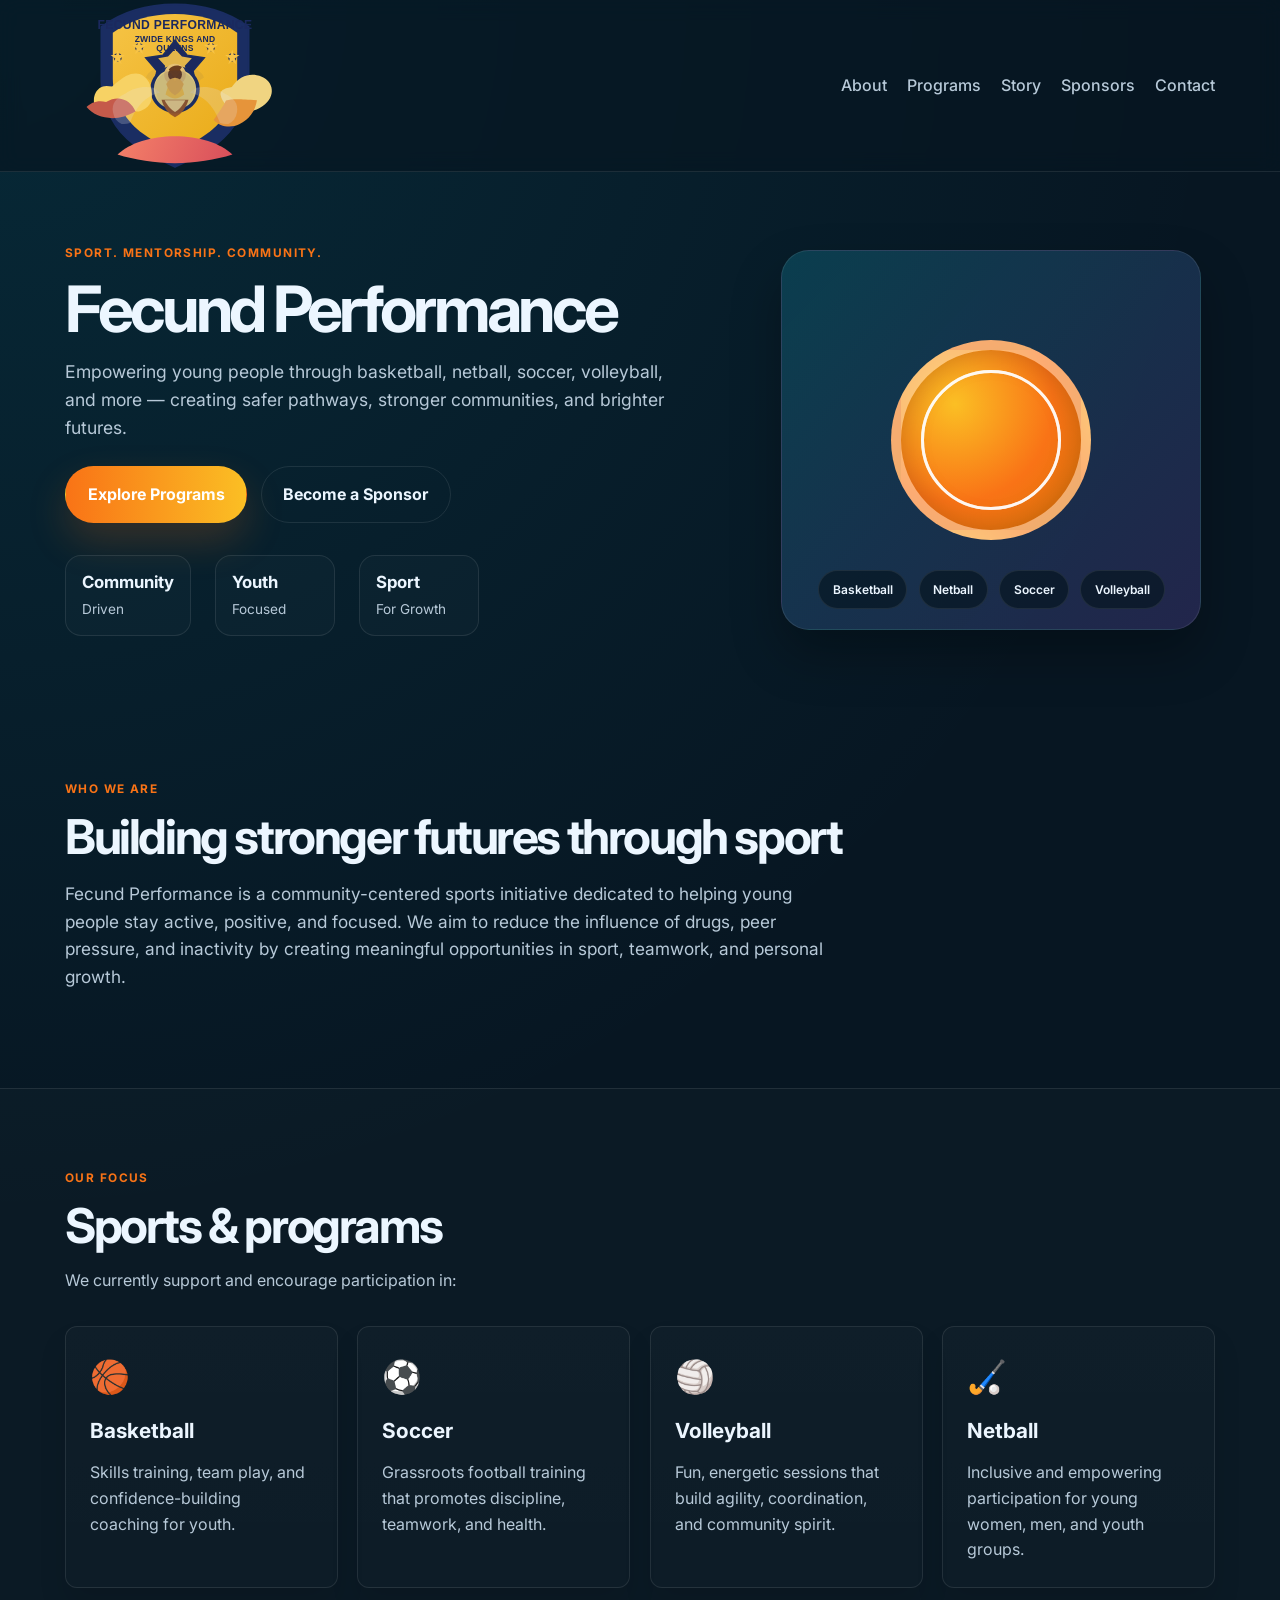
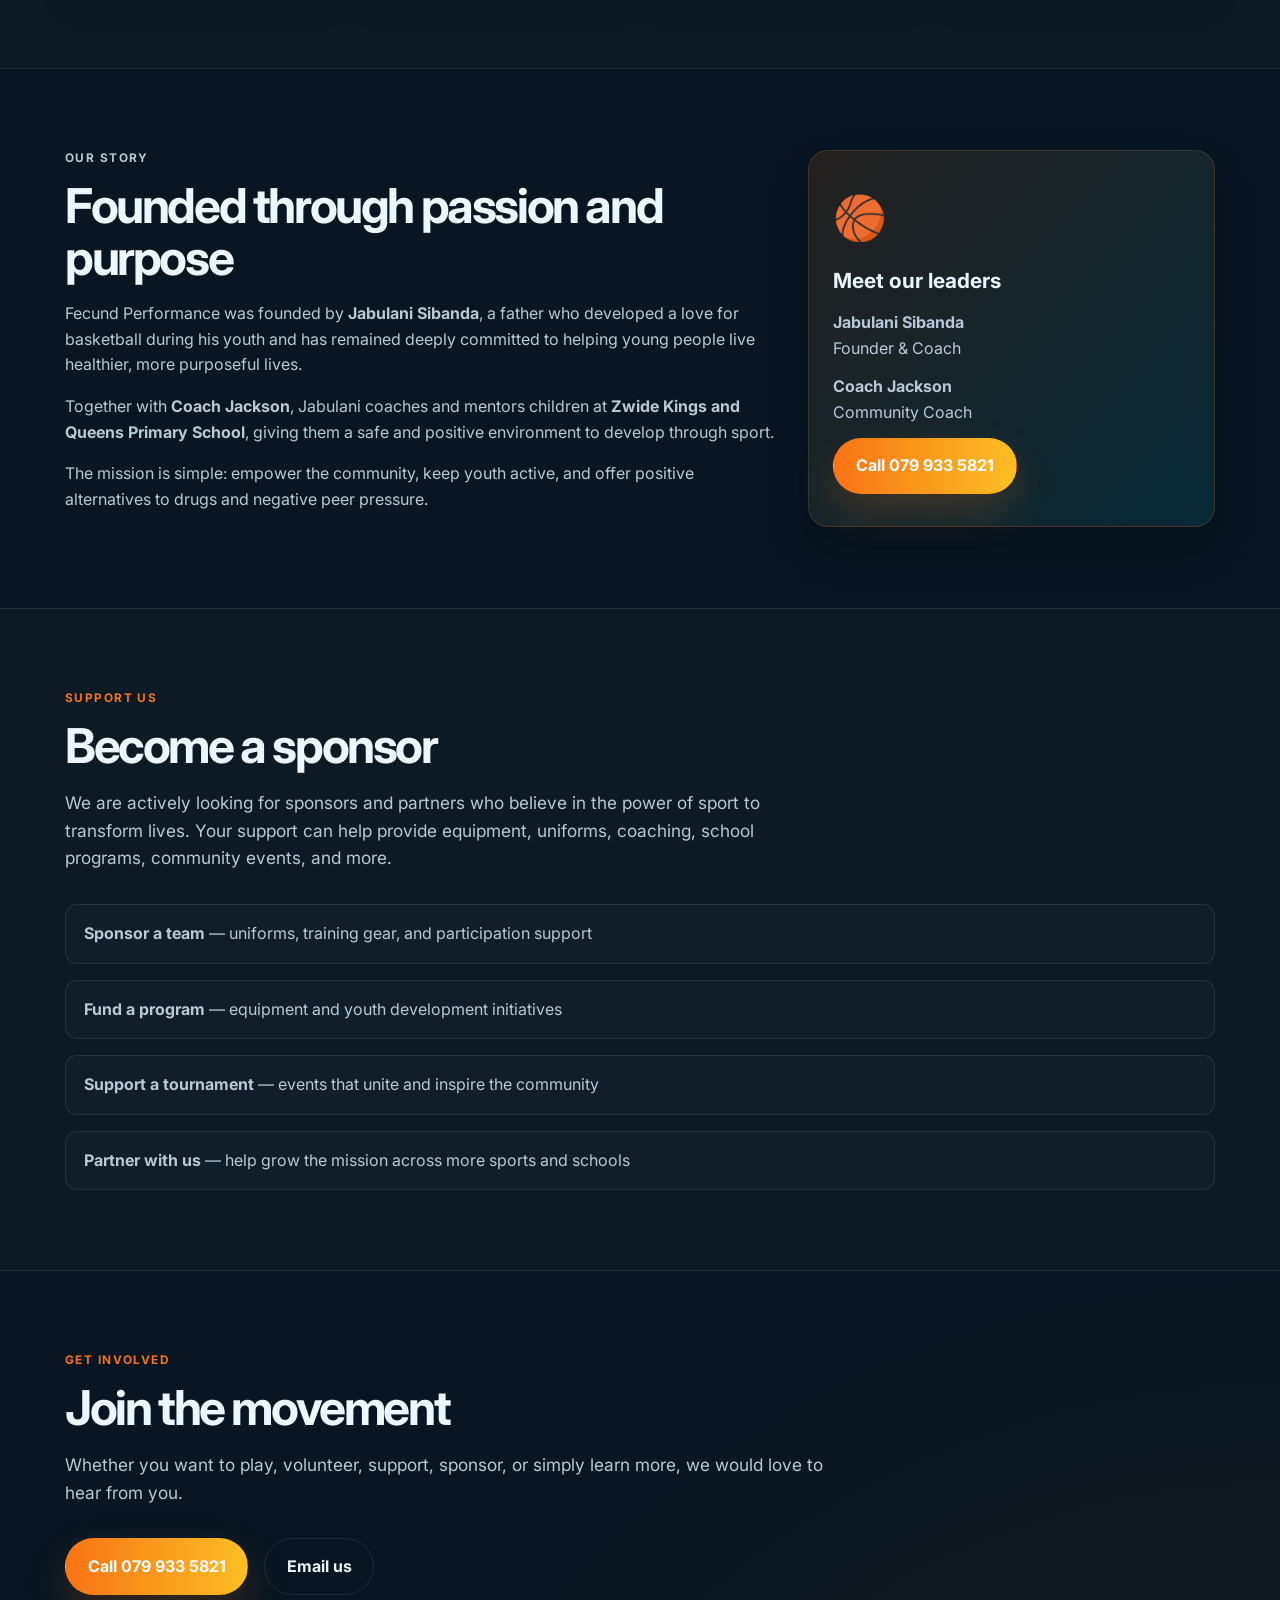
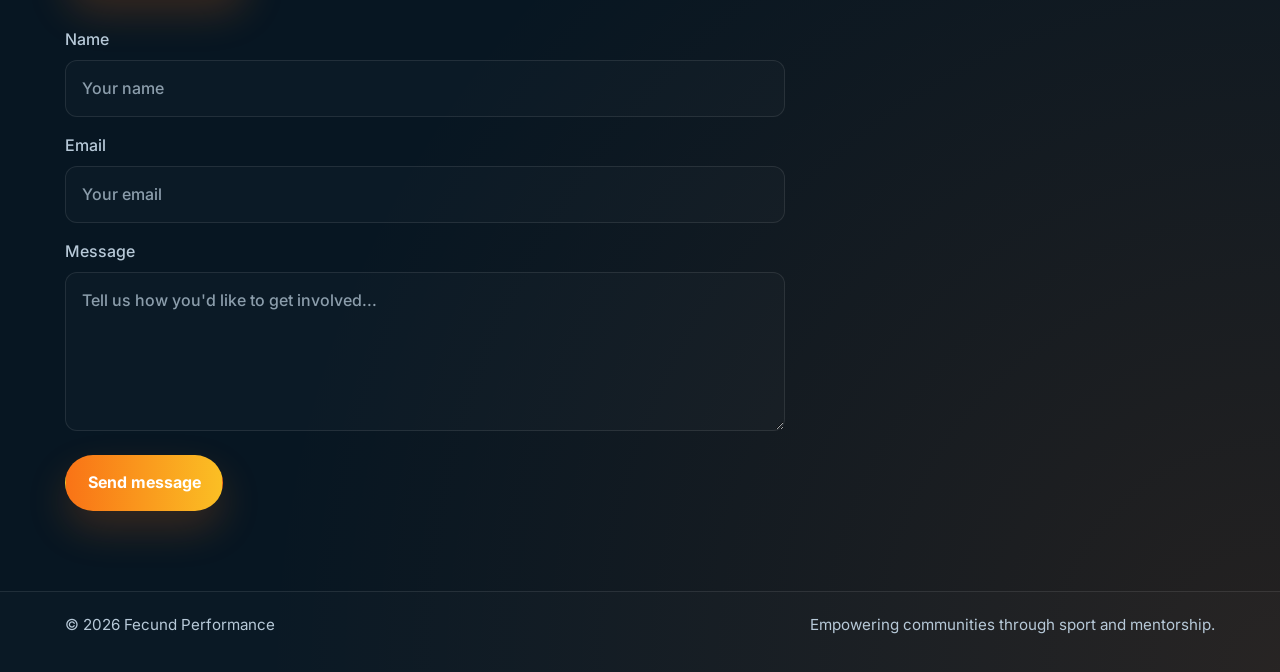
<file: index.html>
<!doctype html>
<html lang="en">
<head>
  <meta charset="utf-8" />
  <meta name="viewport" content="width=device-width,initial-scale=1" />
  <meta name="description" content="Fecund Performance empowers youth through sport, mentorship, and community development." />
  <title>Fecund Performance</title>
  <link rel="preconnect" href="https://fonts.googleapis.com">
  <link rel="preconnect" href="https://fonts.gstatic.com" crossorigin>
  <link href="https://fonts.googleapis.com/css2?family=Inter:wght@300;400;500;600;700;800&display=swap" rel="stylesheet">
  <link rel="stylesheet" href="styles.css">
</head>
<body>
  <header class="site-header">
    <div class="container header-inner">
      <a class="brand" href="#" aria-label="Fecund Performance home">
        <img src="logo.svg" alt="Fecund Performance logo">
      </a>

      <button id="nav-toggle" class="nav-toggle" aria-expanded="false" aria-controls="site-nav">
        Menu
      </button>

      <nav id="site-nav" class="site-nav" aria-label="Main navigation">
        <ul>
          <li><a href="#about">About</a></li>
          <li><a href="#programs">Programs</a></li>
          <li><a href="#story">Story</a></li>
          <li><a href="#sponsors">Sponsors</a></li>
          <li><a href="#contact">Contact</a></li>
        </ul>
      </nav>
    </div>
  </header>

  <main>
    <section class="hero">
      <div class="container hero-inner">
        <div class="hero-copy">
          <p class="eyebrow">Sport. Mentorship. Community.</p>
          <h1>Fecund Performance</h1>
          <p class="tagline">
            Empowering young people through basketball, netball, soccer, volleyball, and more —
            creating safer pathways, stronger communities, and brighter futures.
          </p>

          <div class="hero-ctas">
            <a class="btn primary" href="#programs">Explore Programs</a>
            <a class="btn ghost" href="#sponsors">Become a Sponsor</a>
          </div>

          <div class="hero-stats">
            <div>
              <strong>Community</strong>
              <span>Driven</span>
            </div>
            <div>
              <strong>Youth</strong>
              <span>Focused</span>
            </div>
            <div>
              <strong>Sport</strong>
              <span>For Growth</span>
            </div>
          </div>
        </div>

        <div class="hero-art">
          <div class="art-card">
            <div class="ball-circle"></div>
            <div class="art-badges">
              <span>Basketball</span>
              <span>Netball</span>
              <span>Soccer</span>
              <span>Volleyball</span>
            </div>
          </div>
        </div>
      </div>
    </section>

    <section id="about" class="section">
      <div class="container">
        <p class="eyebrow">Who we are</p>
        <h2>Building stronger futures through sport</h2>
        <p class="lead">
          Fecund Performance is a community-centered sports initiative dedicated to helping young
          people stay active, positive, and focused. We aim to reduce the influence of drugs,
          peer pressure, and inactivity by creating meaningful opportunities in sport, teamwork,
          and personal growth.
        </p>
      </div>
    </section>

    <section id="programs" class="section alt">
      <div class="container">
        <p class="eyebrow">Our focus</p>
        <h2>Sports & programs</h2>
        <p class="section-note">We currently support and encourage participation in:</p>

        <div class="cards">
          <article class="card">
            <div class="card-icon">🏀</div>
            <h3>Basketball</h3>
            <p>Skills training, team play, and confidence-building coaching for youth.</p>
          </article>

          <article class="card">
            <div class="card-icon">⚽</div>
            <h3>Soccer</h3>
            <p>Grassroots football training that promotes discipline, teamwork, and health.</p>
          </article>

          <article class="card">
            <div class="card-icon">🏐</div>
            <h3>Volleyball</h3>
            <p>Fun, energetic sessions that build agility, coordination, and community spirit.</p>
          </article>

          <article class="card">
            <div class="card-icon">🏑</div>
            <h3>Netball</h3>
            <p>Inclusive and empowering participation for young women, men, and youth groups.</p>
          </article>
        </div>
      </div>
    </section>

    <section id="story" class="section">
      <div class="container founder-content">
        <div class="founder-copy">
          <p class="eyebrow">Our story</p>
          <h2>Founded through passion and purpose</h2>
          <p>
            Fecund Performance was founded by <strong>Jabulani Sibanda</strong>, a father who
            developed a love for basketball during his youth and has remained deeply committed
            to helping young people live healthier, more purposeful lives.
          </p>
          <p>
            Together with <strong>Coach Jackson</strong>, Jabulani coaches and mentors children at
            <strong>Zwide Kings and Queens Primary School</strong>, giving them a safe and positive
            environment to develop through sport.
          </p>
          <p>
            The mission is simple: empower the community, keep youth active, and offer positive
            alternatives to drugs and negative peer pressure.
          </p>
        </div>

        <div class="founder-card">
          <span class="founder-icon">🏀</span>
          <h3>Meet our leaders</h3>
          <p><strong>Jabulani Sibanda</strong><br>Founder & Coach</p>
          <p><strong>Coach Jackson</strong><br>Community Coach</p>
          <a class="btn primary" href="tel:0799335821">Call 079 933 5821</a>
        </div>
      </div>
    </section>

    <section id="sponsors" class="section alt">
      <div class="container">
        <p class="eyebrow">Support us</p>
        <h2>Become a sponsor</h2>
        <p class="lead">
          We are actively looking for sponsors and partners who believe in the power of sport
          to transform lives. Your support can help provide equipment, uniforms, coaching,
          school programs, community events, and more.
        </p>

        <ul class="sponsor-list">
          <li><strong>Sponsor a team</strong> — uniforms, training gear, and participation support</li>
          <li><strong>Fund a program</strong> — equipment and youth development initiatives</li>
          <li><strong>Support a tournament</strong> — events that unite and inspire the community</li>
          <li><strong>Partner with us</strong> — help grow the mission across more sports and schools</li>
        </ul>
      </div>
    </section>

    <section id="contact" class="section">
      <div class="container">
        <p class="eyebrow">Get involved</p>
        <h2>Join the movement</h2>
        <p class="lead">
          Whether you want to play, volunteer, support, sponsor, or simply learn more,
          we would love to hear from you.
        </p>

        <div class="contact-actions">
          <a class="btn primary" href="tel:0799335821">Call 079 933 5821</a>
          <a class="btn ghost" href="mailto:hello@fecundperformance.org">Email us</a>
        </div>

        <form id="contact-form" class="contact-form" method="POST" action="https://formspree.io/f/your-form-id">
          <label>
            Name
            <input type="text" name="name" placeholder="Your name" required>
          </label>

          <label>
            Email
            <input type="email" name="email" placeholder="Your email" required>
          </label>

          <label>
            Message
            <textarea name="message" rows="5" placeholder="Tell us how you'd like to get involved..." required></textarea>
          </label>

          <button class="btn primary" type="submit">Send message</button>
        </form>
      </div>
    </section>
  </main>

  <footer class="site-footer">
    <div class="container footer-inner">
      <p>© <span id="year"></span> Fecund Performance</p>
      <p>Empowering communities through sport and mentorship.</p>
    </div>
  </footer>

  <script src="script.js"></script>
</body>
</html>
</file>
<file: styles.css>
:root {
  --bg: #071622;
  --bg-soft: #0b1f2d;
  --panel: rgba(255, 255, 255, 0.03);
  --panel-strong: rgba(255, 255, 255, 0.05);
  --text: #ecf6ff;
  --muted: #b7c9d8;
  --line: rgba(255, 255, 255, 0.09);
  --primary: #f97316;
  --primary-2: #fbbf24;
  --secondary: #06b6d4;
  --secondary-2: #8b5cf6;
  --shadow: rgba(0, 0, 0, 0.28);

  --radius: 20px;
  --radius-sm: 12px;
  --container: 1150px;
}

* {
  box-sizing: border-box;
}

html {
  scroll-behavior: smooth;
}

body {
  margin: 0;
  font-family: "Inter", sans-serif;
  background:
    radial-gradient(circle at top left, rgba(6, 182, 212, 0.12), transparent 30%),
    radial-gradient(circle at bottom right, rgba(249, 115, 22, 0.12), transparent 25%),
    var(--bg);
  color: var(--text);
  line-height: 1.6;
}

img {
  max-width: 100%;
  display: block;
}

a {
  color: inherit;
  text-decoration: none;
}

button, input, textarea {
  font: inherit;
}

.container {
  width: min(var(--container), calc(100% - 2rem));
  margin: 0 auto;
}

section {
  padding: 5rem 0;
}

.section.alt {
  background: rgba(255, 255, 255, 0.015);
  border-top: 1px solid var(--line);
  border-bottom: 1px solid var(--line);
}

.eyebrow {
  margin: 0 0 0.75rem;
  color: var(--primary);
  text-transform: uppercase;
  letter-spacing: 0.12em;
  font-weight: 700;
  font-size: 0.74rem;
}

h1, h2, h3, p {
  margin-top: 0;
}

h1 {
  font-size: clamp(2.5rem, 5vw, 5rem);
  line-height: 1.05;
  letter-spacing: -0.06em;
  margin-bottom: 1rem;
}

h2 {
  font-size: clamp(2rem, 4vw, 3rem);
  line-height: 1.1;
  letter-spacing: -0.05em;
  margin-bottom: 1rem;
}

h3 {
  font-size: 1.3rem;
  margin-bottom: 0.8rem;
}

.lead {
  max-width: 760px;
  color: var(--muted);
  font-size: 1.08rem;
}

.section-note {
  color: var(--muted);
  margin-bottom: 1.5rem;
}

.site-header {
  position: sticky;
  top: 0;
  z-index: 100;
  backdrop-filter: blur(10px);
  background: rgba(7, 22, 34, 0.7);
  border-bottom: 1px solid var(--line);
}

.header-inner {
  display: flex;
  align-items: center;
  justify-content: space-between;
  min-height: 80px;
  gap: 1rem;
}

.brand {
  display: inline-block;
}

.brand img {
  width: 220px;
  height: auto;
}

.site-nav ul {
  display: flex;
  list-style: none;
  padding: 0;
  margin: 0;
  gap: 1.25rem;
  align-items: center;
}

.site-nav a {
  color: var(--muted);
  font-weight: 500;
  transition: color 0.2s ease;
}

.site-nav a:hover {
  color: var(--text);
}

.btn {
  display: inline-flex;
  align-items: center;
  justify-content: center;
  padding: 0.9rem 1.35rem;
  border-radius: 999px;
  font-weight: 700;
  border: 1px solid transparent;
  transition: transform 0.2s ease, opacity 0.2s ease;
  cursor: pointer;
}

.btn:hover {
  transform: translateY(-1px);
}

.btn.primary {
  background: linear-gradient(90deg, var(--primary), var(--primary-2));
  color: white;
  box-shadow: 0 18px 40px rgba(249, 115, 22, 0.2);
}

.btn.ghost {
  background: transparent;
  border-color: var(--line);
  color: var(--text);
}

.hero {
  padding-top: 4.5rem;
  padding-bottom: 4rem;
}

.hero-inner {
  display: grid;
  grid-template-columns: 1.2fr 0.8fr;
  gap: 2rem;
  align-items: center;
}

.tagline {
  max-width: 620px;
  color: var(--muted);
  font-size: 1.1rem;
  margin-bottom: 1.5rem;
}

.hero-ctas {
  display: flex;
  flex-wrap: wrap;
  gap: 0.85rem;
  margin-bottom: 2rem;
}

.hero-stats {
  display: flex;
  flex-wrap: wrap;
  gap: 1.5rem;
}

.hero-stats div {
  min-width: 120px;
  padding: 0.85rem 1rem;
  border: 1px solid var(--line);
  background: rgba(255,255,255,0.02);
  border-radius: 16px;
}

.hero-stats strong {
  display: block;
  font-size: 1.05rem;
}

.hero-stats span {
  color: var(--muted);
  font-size: 0.85rem;
}

.hero-art {
  display: flex;
  justify-content: center;
}

.art-card {
  position: relative;
  width: min(100%, 420px);
  min-height: 380px;
  border-radius: 28px;
  background:
    linear-gradient(135deg, rgba(6, 182, 212, 0.2), rgba(139, 92, 246, 0.18)),
    rgba(255,255,255,0.02);
  border: 1px solid var(--line);
  box-shadow: 0 25px 50px var(--shadow);
  display: flex;
  align-items: center;
  justify-content: center;
  overflow: hidden;
}

.ball-circle {
  width: 200px;
  height: 200px;
  border-radius: 50%;
  background: radial-gradient(circle at 30% 30%, #fbbf24, #f97316 55%, #d97706 100%);
  position: relative;
  box-shadow: inset 0 0 30px rgba(0,0,0,0.18);
  border: 10px solid rgba(255,255,255,0.4);
}

.ball-circle::before,
.ball-circle::after {
  content: "";
  position: absolute;
  inset: 20px;
  border-radius: 50%;
  border: 3px solid rgba(255,255,255,0.75);
}

.ball-circle::before {
  transform: rotate(90deg);
}

.ball-circle::after {
  transform: rotate(0deg);
}

.art-badges {
  position: absolute;
  left: 20px;
  right: 20px;
  bottom: 20px;
  display: flex;
  flex-wrap: wrap;
  gap: 0.7rem;
  justify-content: center;
}

.art-badges span {
  background: rgba(7, 22, 34, 0.7);
  border: 1px solid rgba(255,255,255,0.08);
  padding: 0.55rem 0.85rem;
  border-radius: 999px;
  color: var(--text);
  font-weight: 600;
  font-size: 0.75rem;
}

.cards {
  display: grid;
  grid-template-columns: repeat(4, minmax(0, 1fr));
  gap: 1.2rem;
  margin-top: 2rem;
}

.card {
  background: linear-gradient(180deg, rgba(255,255,255,0.02), rgba(255,255,255,0.01));
  border: 1px solid var(--line);
  border-radius: var(--radius-sm);
  padding: 1.5rem;
  box-shadow: 0 18px 28px rgba(0,0,0,0.10);
}

.card-icon {
  font-size: 2rem;
  margin-bottom: 0.75rem;
}

.card p {
  color: var(--muted);
  margin-bottom: 0;
}

.founder-content {
  display: grid;
  grid-template-columns: 1.4fr 0.8fr;
  gap: 2rem;
  align-items: center;
}

.founder-copy p {
  color: var(--muted);
}

.founder-card {
  background: linear-gradient(135deg, rgba(249,115,22,0.12), rgba(6,182,212,0.12));
  border: 1px solid rgba(249,115,22,0.2);
  border-radius: var(--radius);
  padding: 2rem 1.5rem;
  box-shadow: 0 22px 42px rgba(0,0,0,0.16);
}

.founder-card p {
  color: var(--muted);
  margin-bottom: 0.8rem;
}

.founder-icon {
  display: inline-block;
  font-size: 2.7rem;
  margin-bottom: 0.75rem;
}

.sponsor-list {
  list-style: none;
  padding: 0;
  margin: 2rem 0 0;
  display: grid;
  gap: 1rem;
}

.sponsor-list li {
  background: rgba(255,255,255,0.02);
  border: 1px solid var(--line);
  border-radius: 12px;
  padding: 1rem 1.1rem;
  color: var(--muted);
}

.contact-actions {
  display: flex;
  flex-wrap: wrap;
  gap: 1rem;
  margin: 2rem 0;
}

.contact-form {
  max-width: 720px;
  display: grid;
  gap: 1rem;
  margin-top: 1.5rem;
}

.contact-form label {
  display: grid;
  gap: 0.5rem;
  color: var(--muted);
  font-weight: 500;
}

.contact-form input,
.contact-form textarea {
  width: 100%;
  border: 1px solid var(--line);
  background: rgba(255,255,255,0.02);
  color: var(--text);
  border-radius: 12px;
  padding: 0.9rem 1rem;
  resize: vertical;
}

.contact-form input::placeholder,
.contact-form textarea::placeholder {
  color: rgba(183, 201, 216, 0.75);
}

.contact-form button {
  width: fit-content;
  margin-top: 0.5rem;
}

.site-footer {
  border-top: 1px solid var(--line);
  background: rgba(255,255,255,0.01);
}

.footer-inner {
  display: flex;
  justify-content: space-between;
  gap: 1rem;
  align-items: center;
  min-height: 80px;
  color: var(--muted);
  font-size: 0.95rem;
}

.nav-toggle {
  display: none;
  background: transparent;
  border: 1px solid var(--line);
  color: var(--text);
  padding: 0.6rem 0.8rem;
  border-radius: 10px;
  font-weight: 600;
}

@media (max-width: 980px) {
  .hero-inner,
  .founder-content {
    grid-template-columns: 1fr;
  }

  .cards {
    grid-template-columns: repeat(2, minmax(0, 1fr));
  }
}

@media (max-width: 700px) {
  .nav-toggle {
    display: inline-flex;
  }

  .site-nav {
    display: none;
    position: absolute;
    right: 1rem;
    top: 78px;
    background: rgba(7, 22, 34, 0.96);
    border: 1px solid var(--line);
    border-radius: 14px;
    padding: 0.8rem;
    box-shadow: 0 20px 30px rgba(0,0,0,0.2);
  }

  .site-nav.open {
    display: block;
  }

  .site-nav ul {
    flex-direction: column;
    align-items: flex-start;
    gap: 0.7rem;
  }

  .brand img {
    width: 180px;
  }

  .cards {
    grid-template-columns: 1fr;
  }

  .footer-inner {
    flex-direction: column;
    justify-content: center;
    padding: 1rem 0;
    text-align: center;
  }
}
</file>
